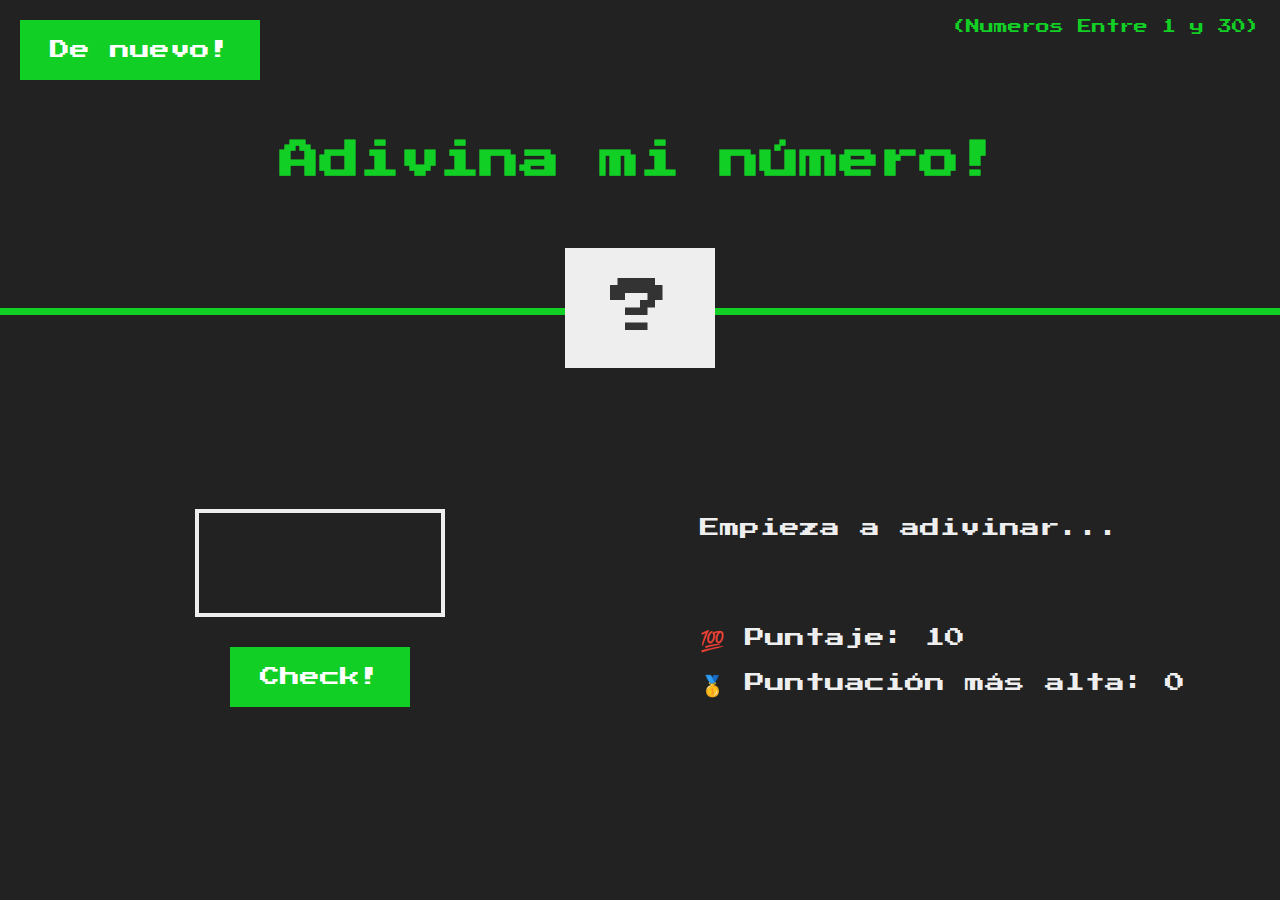
<file: 01-Guess-My-Number/starter/index.html>
<!DOCTYPE html>
<html lang="en">
  <head>
    <meta charset="UTF-8" />
    <meta name="viewport" content="width=device-width, initial-scale=1.0" />
    <meta http-equiv="X-UA-Compatible" content="ie=edge" />
    <link rel="stylesheet" href="style.css" />
    <title>Guess My Number!</title>
  </head>
  <body>
    <header>
      <h1>Adivina mi número!</h1>
      <p class="between">(Numeros Entre 1 y 30)</p>
      <button class="btn again">De nuevo!</button>
      <div class="number">?</div>
    </header>
    <main>
      <section class="left">
        <input type="number" class="guess" />
        <button class="btn check">Check!</button>
      </section>
      <section class="right">
        <p class="message">Empieza a adivinar...</p>
        <p class="label-score">💯 Puntaje: <span class="score">10</span></p>
        <p class="label-highscore">
          🥇 Puntuación más alta: <span class="highscore">0</span>
        </p>
      </section>
    </main>
    <script src="script.js"></script>
  </body>
</html>
</file>
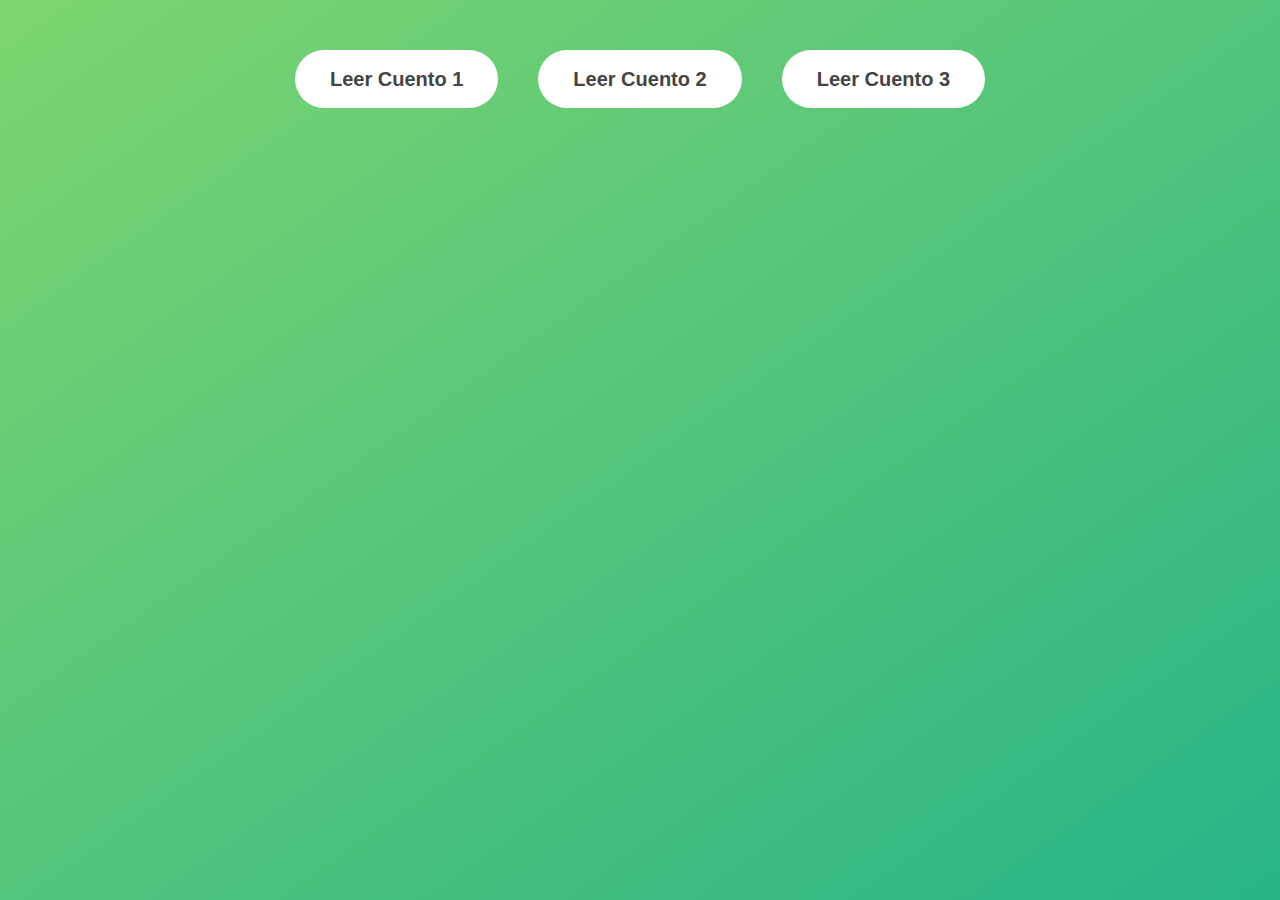
<file: 02-Modal/starter/index.html>
<!DOCTYPE html>
<html lang="en">
  <head>
    <meta charset="UTF-8" />
    <meta name="viewport" content="width=device-width, initial-scale=1.0" />
    <meta http-equiv="X-UA-Compatible" content="ie=edge" />
    <link rel="stylesheet" href="style.css" />
    <title>story window</title>
  </head>
  <body>
    <button class="show-story">Leer Cuento 1</button>
    <button class="show-story">Leer Cuento 2</button>
    <button class="show-story">Leer Cuento 3</button>

    <div class="story hidden">
      <button class="close-story">&times;</button>
      <h1>I'm a modal window 😍</h1>
      <p>
        Lorem ipsum dolor 
      </p>
    </div>
    <div class="overlay hidden"></div>

    <script src="script.js"></script>
  </body>
</html>
</file>
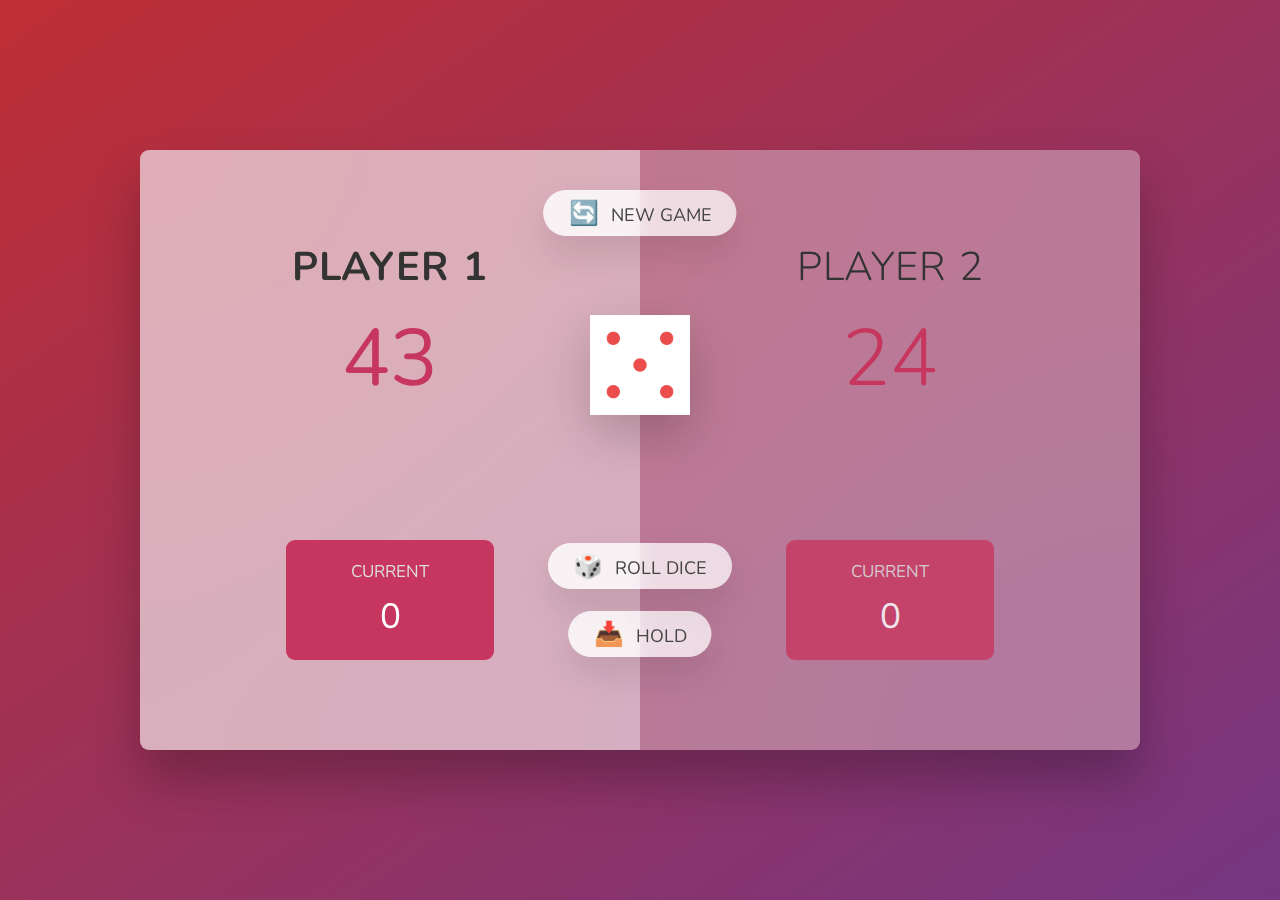
<file: 03-Pig-Game/starter/index.html>
<!DOCTYPE html>
<html lang="en">
  <head>
    <meta charset="UTF-8" />
    <meta name="viewport" content="width=device-width, initial-scale=1.0" />
    <meta http-equiv="X-UA-Compatible" content="ie=edge" />
    <link rel="stylesheet" href="style.css" />
    <title>Pig Game</title>
  </head>
  <body>
    <main>
      <section class="player player--0 player--active">
        <h2 class="name" id="name--0">Player 1</h2>
        <p class="score" id="score--0">43</p>
        <div class="current">
          <p class="current-label">Current</p>
          <p class="current-score" id="current--0">0</p>
        </div>
      </section>
      <section class="player player--1">
        <h2 class="name" id="name--1">Player 2</h2>
        <p class="score" id="score--1">24</p>
        <div class="current">
          <p class="current-label">Current</p>
          <p class="current-score" id="current--1">0</p>
        </div>
      </section>

      <img src="dice-5.png" alt="Playing dice" class="dice" />
      <button class="btn btn--new">🔄 New game</button>
      <button class="btn btn--roll">🎲 Roll dice</button>
      <button class="btn btn--hold">📥 Hold</button>
    </main>
    <script src="script.js"></script>
  </body>
</html>
</file>
<file: 01-Guess-My-Number/starter/style.css>
@import url('https://fonts.googleapis.com/css?family=Press+Start+2P&display=swap');

* {
  margin: 0;
  padding: 0;
  box-sizing: inherit;
}

html {
  font-size: 62.5%;
  box-sizing: border-box;
}

body {
  font-family: 'Press Start 2P', sans-serif;
  color: #12cf25;
  background-color: #222;
  /* background-color: #60b347; */
}

/* LAYOUT */
header {
  position: relative;
  height: 35vh;
  border-bottom: 7px solid;
}

main {
  height: 65vh;
  color: #eee;
  display: flex;
  align-items: center;
  justify-content: space-around;
}

.left {
  width: 52rem;
  display: flex;
  flex-direction: column;
  align-items: center;
}

.right {
  width: 52rem;
  font-size: 2rem;
}

/* ELEMENTS STYLE */
h1 {
  font-size: 4rem;
  text-align: center;
  position: absolute;
  width: 100%;
  top: 52%;
  left: 50%;
  transform: translate(-50%, -50%);
}

.number {
  background: #eee;
  color: #333;
  font-size: 6rem;
  width: 15rem;
  padding: 3rem 0rem;
  text-align: center;
  position: absolute;
  bottom: 0;
  left: 50%;
  transform: translate(-50%, 50%);
}

.between {
  font-size: 1.4rem;
  position: absolute;
  top: 2rem;
  right: 2rem;
}

.again {
  position: absolute;
  top: 2rem;
  left: 2rem;
}

.guess {
  background: none;
  border: 4px solid #eee;
  font-family: inherit;
  color: inherit;
  font-size: 5rem;
  padding: 2.5rem;
  width: 25rem;
  text-align: center;
  display: block;
  margin-bottom: 3rem;
}

.btn {
  border: none;
  background-color: #12cf25;
  color: #FFFFFF;
  font-size: 2rem;
  font-family: inherit;
  padding: 2rem 3rem;
  cursor: pointer;
}

.btn:hover {
  background-color: #ccc;
}

.message {
  margin-bottom: 8rem;
  height: 3rem;
}

.label-score {
  margin-bottom: 2rem;
}
</file>
<file: 02-Modal/starter/style.css>
* {
  margin: 0;
  padding: 0;
  box-sizing: inherit;
}

html {
  font-size: 62.5%;
  box-sizing: border-box;
}

body {
  font-family: sans-serif;
  color: #333;
  line-height: 1.5;
  height: 100vh;
  position: relative;
  display: flex;
  align-items: flex-start;
  justify-content: center;
  background: linear-gradient(to top left, #28b487, #7dd56f);
}

.show-story {
  font-size: 2rem;
  font-weight: 600;
  padding: 1.75rem 3.5rem;
  margin: 5rem 2rem;
  border: none;
  background-color: #fff;
  color: #444;
  border-radius: 10rem;
  cursor: pointer;
}

.close-story {
  position: absolute;
  top: 1.2rem;
  right: 2rem;
  font-size: 5rem;
  color: #333;
  cursor: pointer;
  border: none;
  background: none;
}

h1 {
  font-size: 2.5rem;
  margin-bottom: 2rem;
}

p {
  font-size: 1.8rem;
}

/* -------------------------- */
/* CLASSES TO MAKE MODAL WORK */
.hidden {
  display: none;
}

.story  {
  position: absolute;
  top: 50%;
  left: 50%;
  transform: translate(-50%, -50%);
  width: 70%;

  background-color: white;
  padding: 6rem;
  border-radius: 5px;
  box-shadow: 0 3rem 5rem rgba(0, 0, 0, 0.3);
  z-index: 10;
}

.overlay {
  position: absolute;
  top: 0;
  left: 0;
  width: 100%;
  height: 100%;
  background-color: rgba(0, 0, 0, 0.6);
  backdrop-filter: blur(3px);
  z-index: 5;
}
</file>
<file: 03-Pig-Game/starter/style.css>
@import url('https://fonts.googleapis.com/css2?family=Nunito&display=swap');

* {
  margin: 0;
  padding: 0;
  box-sizing: inherit;
}

html {
  font-size: 62.5%;
  box-sizing: border-box;
}

body {
  font-family: 'Nunito', sans-serif;
  font-weight: 400;
  height: 100vh;
  color: #333;
  background-image: linear-gradient(to top left, #753682 0%, #bf2e34 100%);
  display: flex;
  align-items: center;
  justify-content: center;
}

/* LAYOUT */
main {
  position: relative;
  width: 100rem;
  height: 60rem;
  background-color: rgba(255, 255, 255, 0.35);
  backdrop-filter: blur(200px);
  filter: blur();
  box-shadow: 0 3rem 5rem rgba(0, 0, 0, 0.25);
  border-radius: 9px;
  overflow: hidden;
  display: flex;
}

.player {
  flex: 50%;
  padding: 9rem;
  display: flex;
  flex-direction: column;
  align-items: center;
  transition: all 0.75s;
}

/* ELEMENTS */
.name {
  position: relative;
  font-size: 4rem;
  text-transform: uppercase;
  letter-spacing: 1px;
  word-spacing: 2px;
  font-weight: 300;
  margin-bottom: 1rem;
}

.score {
  font-size: 8rem;
  font-weight: 300;
  color: #c7365f;
  margin-bottom: auto;
}

.player--active {
  background-color: rgba(255, 255, 255, 0.4);
}
.player--active .name {
  font-weight: 700;
}
.player--active .score {
  font-weight: 400;
}

.player--active .current {
  opacity: 1;
}

.current {
  background-color: #c7365f;
  opacity: 0.8;
  border-radius: 9px;
  color: #fff;
  width: 65%;
  padding: 2rem;
  text-align: center;
  transition: all 0.75s;
}

.current-label {
  text-transform: uppercase;
  margin-bottom: 1rem;
  font-size: 1.7rem;
  color: #ddd;
}

.current-score {
  font-size: 3.5rem;
}

/* ABSOLUTE POSITIONED ELEMENTS */
.btn {
  position: absolute;
  left: 50%;
  transform: translateX(-50%);
  color: #444;
  background: none;
  border: none;
  font-family: inherit;
  font-size: 1.8rem;
  text-transform: uppercase;
  cursor: pointer;
  font-weight: 400;
  transition: all 0.2s;

  background-color: white;
  background-color: rgba(255, 255, 255, 0.6);
  backdrop-filter: blur(10px);

  padding: 0.7rem 2.5rem;
  border-radius: 50rem;
  box-shadow: 0 1.75rem 3.5rem rgba(0, 0, 0, 0.1);
}

.btn::first-letter {
  font-size: 2.4rem;
  display: inline-block;
  margin-right: 0.7rem;
}

.btn--new {
  top: 4rem;
}
.btn--roll {
  top: 39.3rem;
}
.btn--hold {
  top: 46.1rem;
}

.btn:active {
  transform: translate(-50%, 3px);
  box-shadow: 0 1rem 2rem rgba(0, 0, 0, 0.15);
}

.btn:focus {
  outline: none;
}

.dice {
  position: absolute;
  left: 50%;
  top: 16.5rem;
  transform: translateX(-50%);
  height: 10rem;
  box-shadow: 0 2rem 5rem rgba(0, 0, 0, 0.2);
}

.player--winner {
  background-color: #2f2f2f;
}

.player--winner .name {
  font-weight: 700;
  color: #c7365f;
}
</file>
